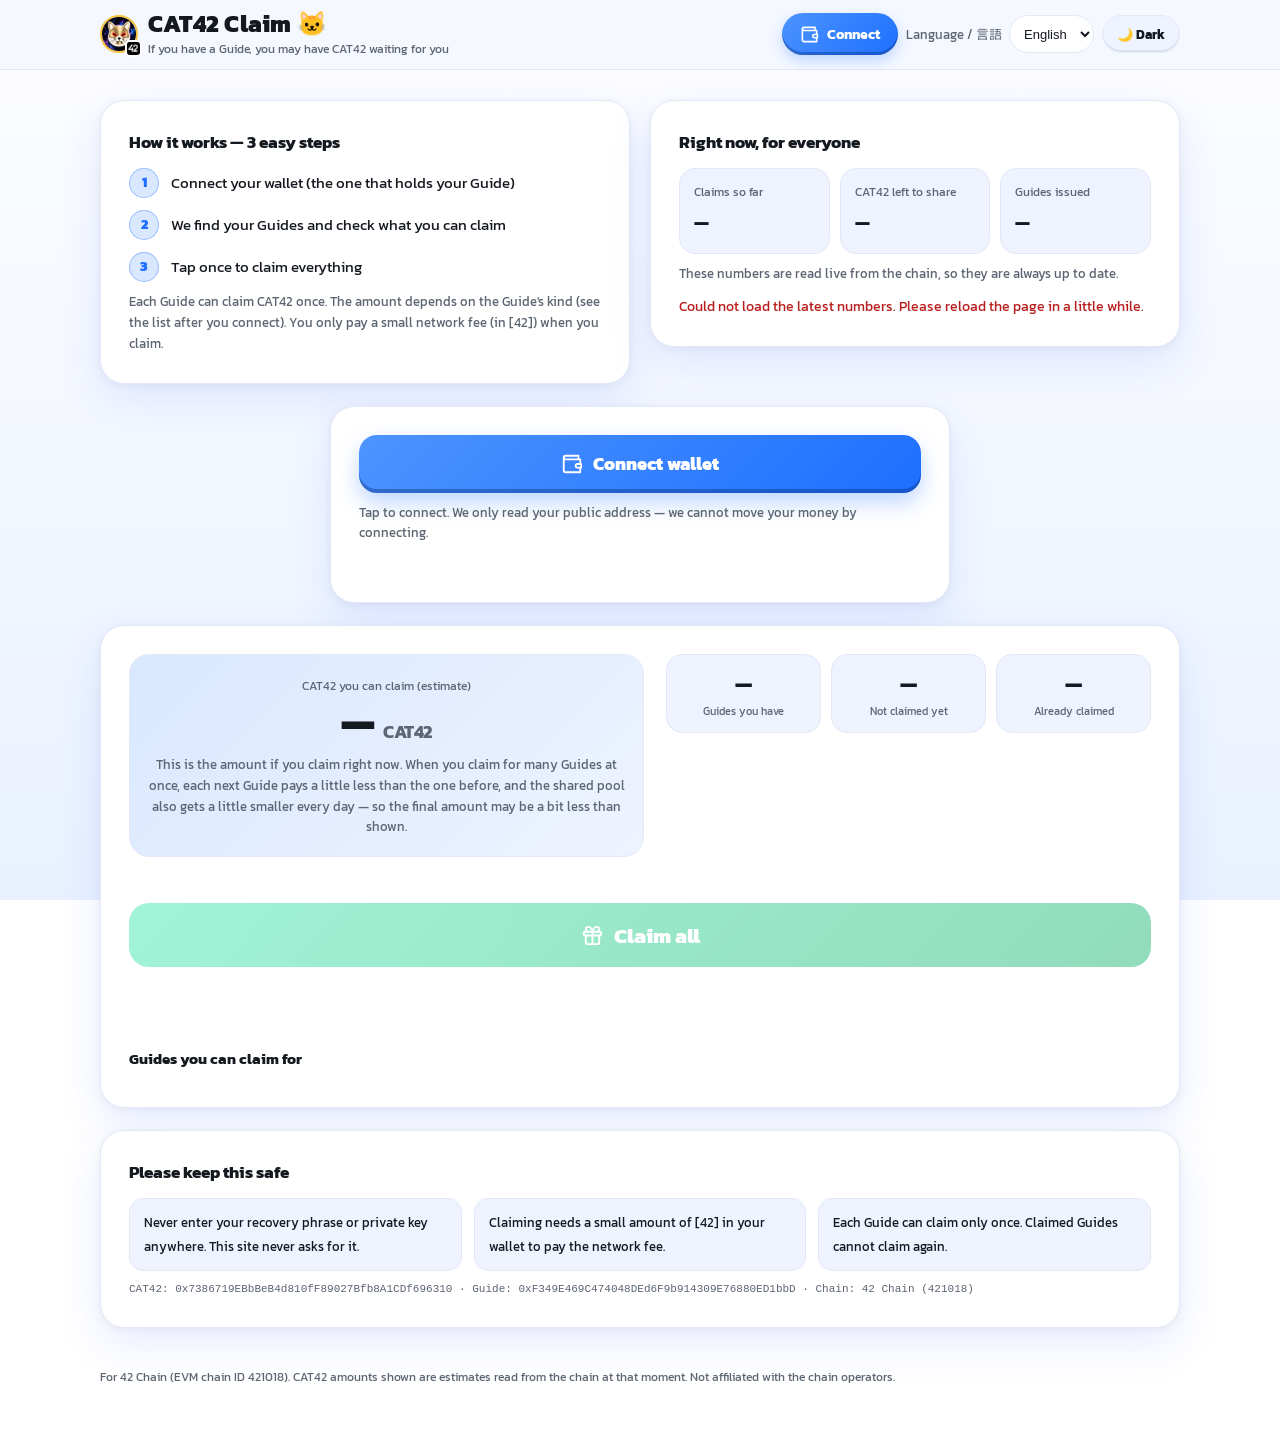
<file: docs/index.html>
<!DOCTYPE html>
<html lang="en">
<head>
<meta charset="utf-8">
<meta name="viewport" content="width=device-width, initial-scale=1">
<title>CAT42 Claim — for Guide holders</title>
<meta name="description" content="Claim CAT42 for your Guide NFTs on 42 Chain. One tap claims everything you have not claimed yet.">
<script>(function(){try{document.documentElement.dataset.theme=localStorage.getItem("guppy-theme")==="dark"?"dark":"light";}catch(e){document.documentElement.dataset.theme="light";}})();</script>
<link rel="stylesheet" href="style.css">
<link rel="icon" type="image/png" href="favicon.png">
<link rel="apple-touch-icon" href="apple-touch-icon.png">
<script>
(function () {
  var lang = null;
  try { lang = localStorage.getItem("cat42claim_lang"); } catch (e) {}
  location.replace((lang === "ja" ? "ja.html" : "en.html") + location.search + location.hash);
})();
</script>
</head>
<body>
<header>
  <h1>🐱 CAT42 Claim</h1>
  <p class="sub">Choose your language / 言語を選んでください</p>
  <p class="sub"><a href="en.html">English</a> ・ <a href="ja.html">日本語</a></p>
  <noscript><p class="sub">JavaScript is disabled — please use the links above. / JavaScript が無効です。上のリンクからお進みください。</p></noscript>
</header>
</body>
</html>
</file>
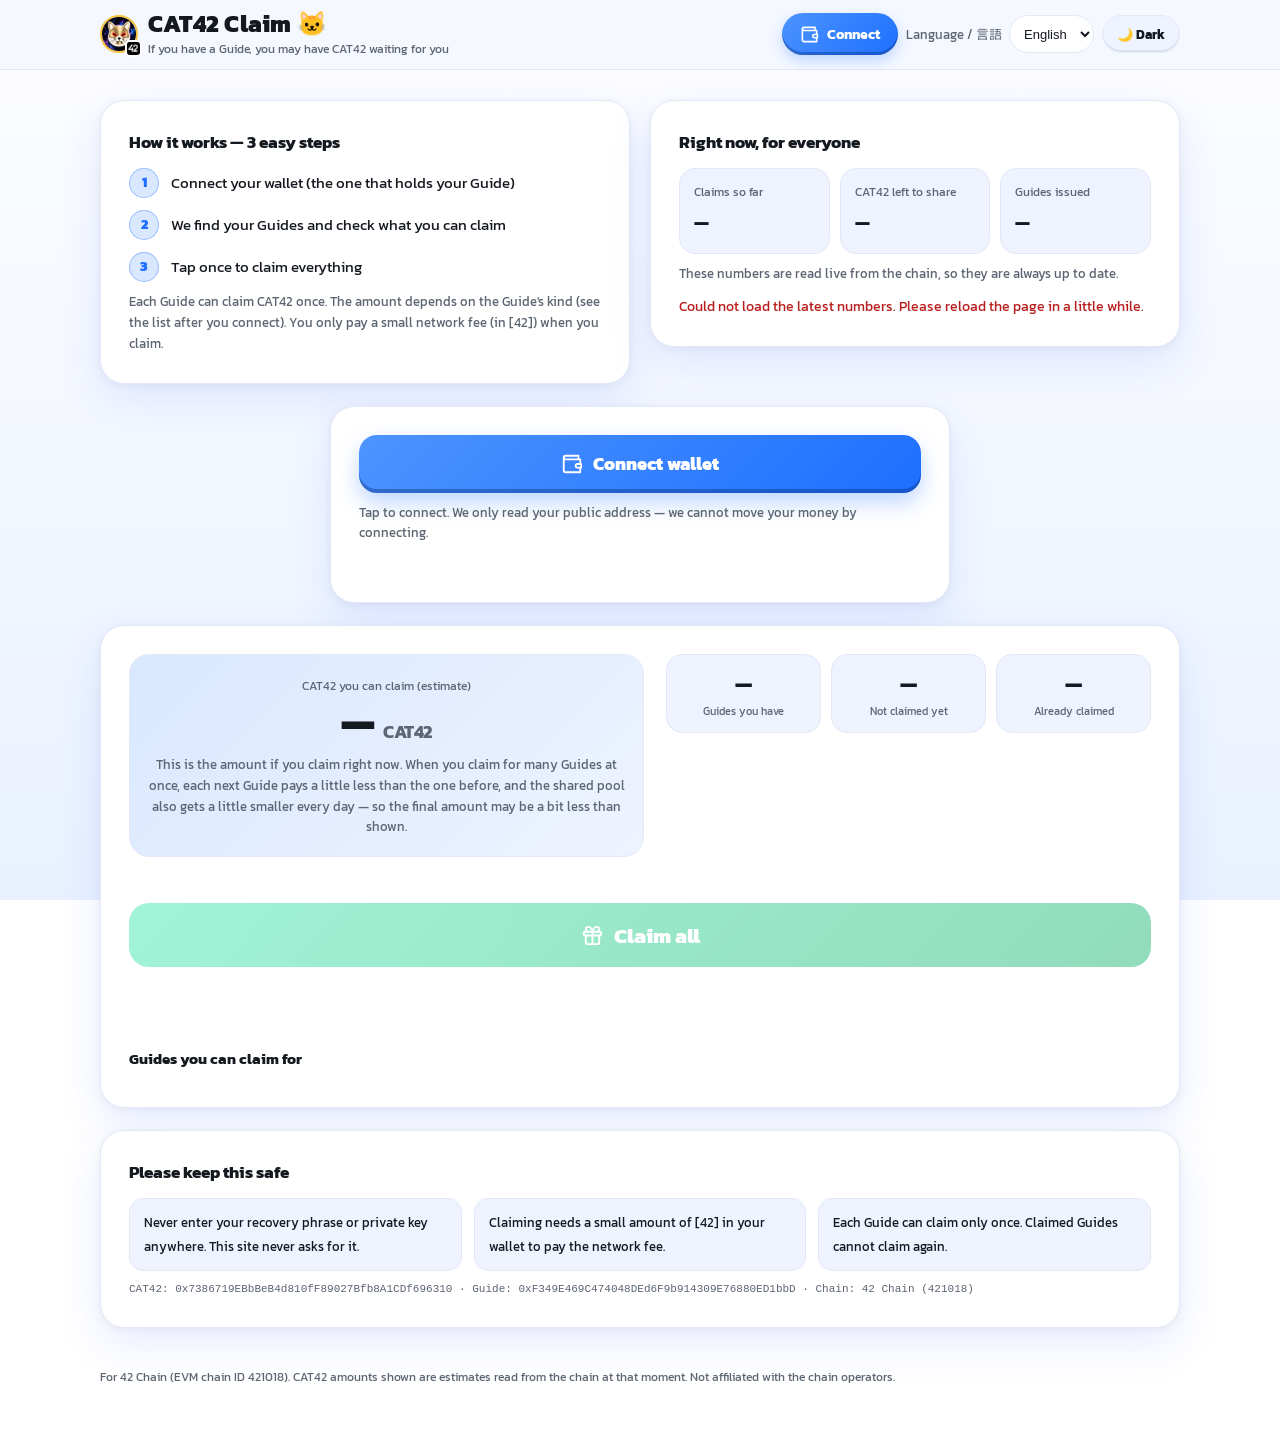
<file: docs/en.html>
<!DOCTYPE html>
<html lang="en">
<head>
<meta charset="utf-8">
<meta name="viewport" content="width=device-width, initial-scale=1">
<title>CAT42 Claim — for Guide holders</title>
<meta name="description" content="Claim CAT42 for your Guide NFTs on 42 Chain. One tap claims everything you have not claimed yet.">
<script>(function(){try{document.documentElement.dataset.theme=localStorage.getItem("guppy-theme")==="dark"?"dark":"light";}catch(e){document.documentElement.dataset.theme="light";}})();</script>
<link rel="preconnect" href="https://fonts.googleapis.com">
<link rel="preconnect" href="https://fonts.gstatic.com" crossorigin>
<link href="https://fonts.googleapis.com/css2?family=Kanit:wght@500;600;700;800&family=M+PLUS+Rounded+1c:wght@500;700;800&display=swap" rel="stylesheet">
<link rel="stylesheet" href="style.css?v=6">
<link rel="icon" type="image/png" href="favicon.png">
<link rel="apple-touch-icon" href="apple-touch-icon.png">
</head>
<body>
<header>
  <div class="header-in">
    <div class="brand">
        <span class="brand-mark">
          <img id="tokenIcon" src="cat42-icon.jpg" alt="CAT42" width="44" height="44">
          <span class="brand-emoji" id="tokenFallback" hidden>🐱</span>
          <img class="chain-badge" src="logo42.png" alt="42 Chain" width="18" height="18">
        </span>
        <div>
          <h1 id="pageTitle">CAT42 Claim</h1>
          <p class="sub" id="pageSub">For Guide holders</p>
        </div>
      </div>
    <button type="button" id="headerConnectBtn" class="header-connect">Connect</button>
    <span class="lang-switch"><label><span id="langLabel">Language / 言語</span> <select id="langSel"><option value="en" selected>English</option><option value="ja">日本語</option></select></label></span>
    <button type="button" id="themeToggle" class="theme-toggle" aria-label="Toggle background theme"></button>
  </div>
</header>

<main>
  <!-- How it works -->
  <section class="panel" id="howPanel">
    <h2 id="howTitle">How it works</h2>
    <ol class="steps">
      <li id="step1">Connect your wallet</li>
      <li id="step2">We find your Guides</li>
      <li id="step3">Tap once to claim</li>
    </ol>
    <p class="note" id="howNote"></p>
  </section>

  <!-- Global stats (no wallet needed) -->
  <section class="panel" id="statsPanel">
    <h2 id="statsTitle">Right now</h2>
    <div class="info-grid">
      <div class="info-card">
        <div class="i-label" id="statClaimsLabel">Claims so far</div>
        <div class="i-value" id="statClaims">—</div>
      </div>
      <div class="info-card">
        <div class="i-label" id="statVaultLabel">CAT42 left to share</div>
        <div class="i-value" id="statVault">—</div>
      </div>
      <div class="info-card">
        <div class="i-label" id="statGuidesLabel">Guides issued</div>
        <div class="i-value" id="statGuides">—</div>
      </div>
    </div>
    <p class="note" id="statsNote"></p>
    <p class="result" id="statsError" role="status"></p>
  </section>

  <!-- No wallet notice -->
  <section class="panel warn" id="noWalletPanel" hidden>
    <h2 id="noWalletTitle">You need a wallet app</h2>
    <p id="noWalletText"></p>
  </section>

  <!-- Connect -->
  <section class="panel" id="connectPanel">
    <div id="connectBox">
      <button type="button" id="connectBtn" class="big-btn">Connect wallet</button>
      <p class="note" id="connectNote"></p>
    </div>
    <div id="accountBox" hidden>
      <div class="i-label" id="yourWalletLabel">Your wallet</div>
      <div class="mono" id="walletAddr">—</div>
      <div class="row">
        <span class="note" id="catBalanceLine"></span>
      </div>
      <div class="row">
        <button type="button" id="rescanBtn" class="small-btn">Check again</button>
        <button type="button" id="switchChainBtn" class="small-btn" hidden>Switch to 42 Chain</button>
        <button type="button" id="disconnectOpenBtn" class="small-btn danger">Disconnect</button>
      </div>
    </div>
    <p class="result" id="connectResult" role="status"></p>
  </section>

  <!-- Main claim panel -->
  <section class="panel" id="mainPanel" hidden>
    <div class="total-box">
      <div class="i-label" id="totalLabel">CAT42 you can claim</div>
      <div class="total-value"><span id="totalAmount">—</span> <span class="unit">CAT42</span></div>
      <p class="note" id="totalNote"></p>
    </div>

    <div class="counts">
      <div class="count"><span class="count-num" id="ownedCount">—</span><span class="count-label" id="ownedLabel">Guides you have</span></div>
      <div class="count"><span class="count-num" id="unclaimedCount">—</span><span class="count-label" id="unclaimedLabel">Not claimed yet</span></div>
      <div class="count"><span class="count-num" id="claimedCount">—</span><span class="count-label" id="claimedLabel">Already claimed</span></div>
    </div>

    <p class="note warn-note" id="mismatchNote" hidden></p>
    <p class="progress" id="scanProgress" role="status"></p>

    <button type="button" id="claimBtn" class="big-btn claim" disabled>Claim all</button>
    <p class="progress" id="claimProgress" role="status"></p>
    <div id="claimResult" class="result" role="status"></div>

    <h3 id="unclaimedTitle">Guides you can claim for</h3>
    <div id="unclaimedList"></div>
    <p class="note" id="emptyListText" hidden></p>

    <details id="claimedDetails" hidden>
      <summary id="claimedSummary">Already claimed</summary>
      <div id="claimedList"></div>
    </details>
  </section>

  <!-- Safety -->
  <section class="panel safety-panel">
    <h2 id="safeTitle">Please keep this safe</h2>
    <ul class="notes">
      <li id="safe1"></li>
      <li id="safe2"></li>
      <li id="safe3"></li>
    </ul>
    <p class="note mono-small" id="contractLine"></p>
  </section>
</main>

<dialog id="connDlg" class="conn-dlg">
  <h3 id="connectedTitle">Wallet connected</h3>
  <p class="mono conn-addr" id="connAddr">—</p>
  <div class="conn-dlg-btns">
    <button type="button" id="disconnectBtn" class="small-btn danger">Disconnect</button>
    <button type="button" id="connClose" class="small-btn">Close</button>
  </div>
</dialog>

<footer>
  <p id="footerText"></p>
</footer>

<script src="app.js?v=9"></script>
<script>
(function(){
  var btn=document.getElementById("themeToggle");
  if(!btn)return;
  var ja=(document.documentElement.lang||"").indexOf("ja")===0;
  function label(){var d=document.documentElement.dataset.theme==="dark";btn.textContent=d?(ja?"\u2600\uFE0F \u767D\u80CC\u666F":"\u2600\uFE0F Light"):(ja?"\uD83C\uDF19 \u9ED2\u80CC\u666F":"\uD83C\uDF19 Dark");}
  label();
  btn.addEventListener("click",function(){var next=document.documentElement.dataset.theme==="dark"?"light":"dark";document.documentElement.dataset.theme=next;try{localStorage.setItem("guppy-theme",next);}catch(e){}label();});
})();
</script>

<script>
(function(){
  var hb=document.getElementById("headerConnectBtn");
  if(!hb)return;
  var def=hb.textContent;
  var cb=document.getElementById("connectBtn"),cbox=document.getElementById("connectBox"),abox=document.getElementById("accountBox"),wa=document.getElementById("walletAddr");
  function short(a){a=(a||"").trim();return a.length>10?a.slice(0,6)+"\u2026"+a.slice(-4):a;}
  function sync(){
    var connected=!!(abox&&!abox.hidden&&wa&&wa.textContent.indexOf("0x")===0);
    if(connected){hb.textContent=short(wa.textContent);hb.classList.add("connected");}
    else{hb.textContent=def;hb.classList.remove("connected");}
  }
  hb.addEventListener("click",function(){
    if(abox&&!abox.hidden){if(window.__cat42OpenConnDialog){window.__cat42OpenConnDialog();}else{var p=document.getElementById("connectPanel");if(p)p.scrollIntoView({behavior:"smooth",block:"center"});}}
    else if(cb){cb.click();}
  });
  if(window.MutationObserver){
    var mo=new MutationObserver(sync);
    [cbox,abox].forEach(function(el){if(el)mo.observe(el,{attributes:true,attributeFilter:["hidden"]});});
    if(wa)mo.observe(wa,{childList:true,characterData:true,subtree:true});
  }
  sync();
})();
</script>
</body>
</html>
</file>
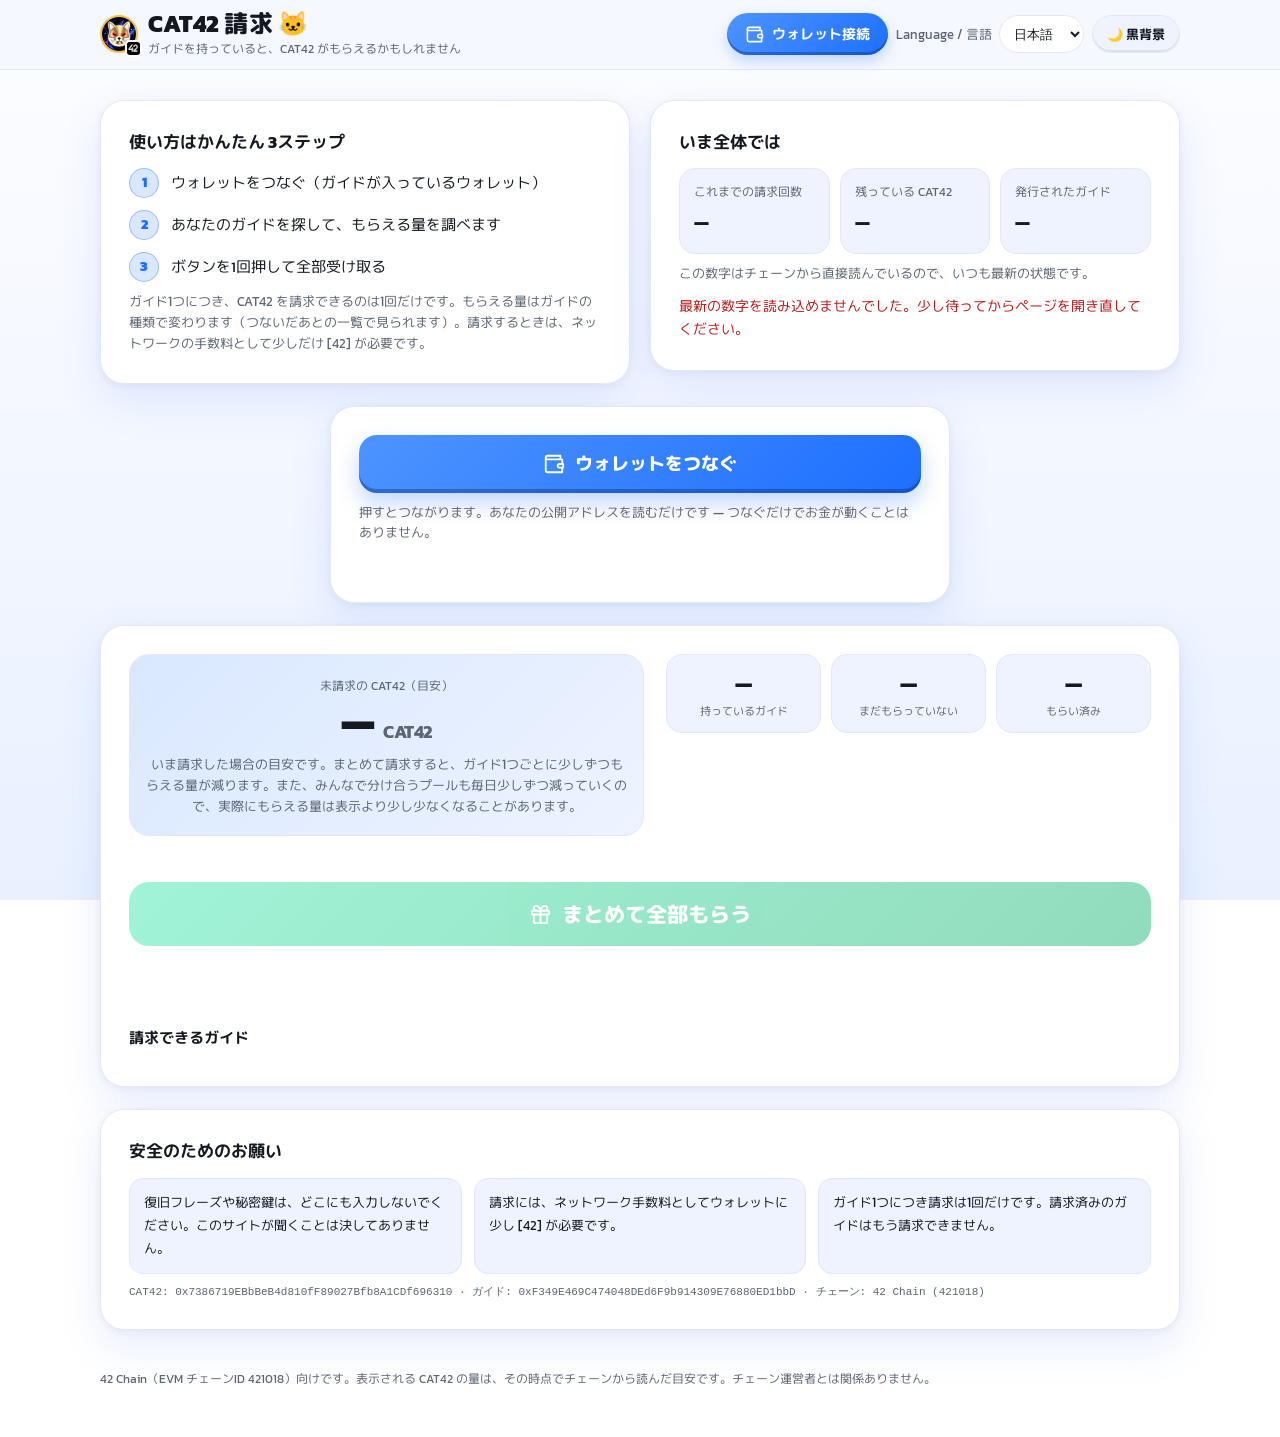
<file: docs/ja.html>
<!DOCTYPE html>
<html lang="ja">
<head>
<meta charset="utf-8">
<meta name="viewport" content="width=device-width, initial-scale=1">
<title>CAT42 請求 — ガイドを持っている方へ</title>
<meta name="description" content="42 Chain のガイド NFT で CAT42 を請求できます。未請求分をワンタップでまとめて受け取れます。">
<script>(function(){try{document.documentElement.dataset.theme=localStorage.getItem("guppy-theme")==="dark"?"dark":"light";}catch(e){document.documentElement.dataset.theme="light";}})();</script>
<link rel="preconnect" href="https://fonts.googleapis.com">
<link rel="preconnect" href="https://fonts.gstatic.com" crossorigin>
<link href="https://fonts.googleapis.com/css2?family=Kanit:wght@500;600;700;800&family=M+PLUS+Rounded+1c:wght@500;700;800&display=swap" rel="stylesheet">
<link rel="stylesheet" href="style.css?v=6">
<link rel="icon" type="image/png" href="favicon.png">
<link rel="apple-touch-icon" href="apple-touch-icon.png">
</head>
<body>
<header>
  <div class="header-in">
    <div class="brand">
        <span class="brand-mark">
          <img id="tokenIcon" src="cat42-icon.jpg" alt="CAT42" width="44" height="44">
          <span class="brand-emoji" id="tokenFallback" hidden>🐱</span>
          <img class="chain-badge" src="logo42.png" alt="42 Chain" width="18" height="18">
        </span>
        <div>
          <h1 id="pageTitle">CAT42 Claim</h1>
          <p class="sub" id="pageSub">For Guide holders</p>
        </div>
      </div>
    <button type="button" id="headerConnectBtn" class="header-connect">ウォレット接続</button>
    <span class="lang-switch"><label><span id="langLabel">Language / 言語</span> <select id="langSel"><option value="en">English</option><option value="ja" selected>日本語</option></select></label></span>
    <button type="button" id="themeToggle" class="theme-toggle" aria-label="Toggle background theme"></button>
  </div>
</header>

<main>
  <!-- How it works -->
  <section class="panel" id="howPanel">
    <h2 id="howTitle">How it works</h2>
    <ol class="steps">
      <li id="step1">Connect your wallet</li>
      <li id="step2">We find your Guides</li>
      <li id="step3">Tap once to claim</li>
    </ol>
    <p class="note" id="howNote"></p>
  </section>

  <!-- Global stats (no wallet needed) -->
  <section class="panel" id="statsPanel">
    <h2 id="statsTitle">Right now</h2>
    <div class="info-grid">
      <div class="info-card">
        <div class="i-label" id="statClaimsLabel">Claims so far</div>
        <div class="i-value" id="statClaims">—</div>
      </div>
      <div class="info-card">
        <div class="i-label" id="statVaultLabel">CAT42 left to share</div>
        <div class="i-value" id="statVault">—</div>
      </div>
      <div class="info-card">
        <div class="i-label" id="statGuidesLabel">Guides issued</div>
        <div class="i-value" id="statGuides">—</div>
      </div>
    </div>
    <p class="note" id="statsNote"></p>
    <p class="result" id="statsError" role="status"></p>
  </section>

  <!-- No wallet notice -->
  <section class="panel warn" id="noWalletPanel" hidden>
    <h2 id="noWalletTitle">You need a wallet app</h2>
    <p id="noWalletText"></p>
  </section>

  <!-- Connect -->
  <section class="panel" id="connectPanel">
    <div id="connectBox">
      <button type="button" id="connectBtn" class="big-btn">Connect wallet</button>
      <p class="note" id="connectNote"></p>
    </div>
    <div id="accountBox" hidden>
      <div class="i-label" id="yourWalletLabel">Your wallet</div>
      <div class="mono" id="walletAddr">—</div>
      <div class="row">
        <span class="note" id="catBalanceLine"></span>
      </div>
      <div class="row">
        <button type="button" id="rescanBtn" class="small-btn">Check again</button>
        <button type="button" id="switchChainBtn" class="small-btn" hidden>Switch to 42 Chain</button>
        <button type="button" id="disconnectOpenBtn" class="small-btn danger">接続を解除</button>
      </div>
    </div>
    <p class="result" id="connectResult" role="status"></p>
  </section>

  <!-- Main claim panel -->
  <section class="panel" id="mainPanel" hidden>
    <div class="total-box">
      <div class="i-label" id="totalLabel">CAT42 you can claim</div>
      <div class="total-value"><span id="totalAmount">—</span> <span class="unit">CAT42</span></div>
      <p class="note" id="totalNote"></p>
    </div>

    <div class="counts">
      <div class="count"><span class="count-num" id="ownedCount">—</span><span class="count-label" id="ownedLabel">Guides you have</span></div>
      <div class="count"><span class="count-num" id="unclaimedCount">—</span><span class="count-label" id="unclaimedLabel">Not claimed yet</span></div>
      <div class="count"><span class="count-num" id="claimedCount">—</span><span class="count-label" id="claimedLabel">Already claimed</span></div>
    </div>

    <p class="note warn-note" id="mismatchNote" hidden></p>
    <p class="progress" id="scanProgress" role="status"></p>

    <button type="button" id="claimBtn" class="big-btn claim" disabled>Claim all</button>
    <p class="progress" id="claimProgress" role="status"></p>
    <div id="claimResult" class="result" role="status"></div>

    <h3 id="unclaimedTitle">Guides you can claim for</h3>
    <div id="unclaimedList"></div>
    <p class="note" id="emptyListText" hidden></p>

    <details id="claimedDetails" hidden>
      <summary id="claimedSummary">Already claimed</summary>
      <div id="claimedList"></div>
    </details>
  </section>

  <!-- Safety -->
  <section class="panel safety-panel">
    <h2 id="safeTitle">Please keep this safe</h2>
    <ul class="notes">
      <li id="safe1"></li>
      <li id="safe2"></li>
      <li id="safe3"></li>
    </ul>
    <p class="note mono-small" id="contractLine"></p>
  </section>
</main>

<dialog id="connDlg" class="conn-dlg">
  <h3 id="connectedTitle">ウォレット接続中</h3>
  <p class="mono conn-addr" id="connAddr">—</p>
  <div class="conn-dlg-btns">
    <button type="button" id="disconnectBtn" class="small-btn danger">接続を解除</button>
    <button type="button" id="connClose" class="small-btn">閉じる</button>
  </div>
</dialog>

<footer>
  <p id="footerText"></p>
</footer>

<script src="app.js?v=9"></script>
<script>
(function(){
  var btn=document.getElementById("themeToggle");
  if(!btn)return;
  var ja=(document.documentElement.lang||"").indexOf("ja")===0;
  function label(){var d=document.documentElement.dataset.theme==="dark";btn.textContent=d?(ja?"\u2600\uFE0F \u767D\u80CC\u666F":"\u2600\uFE0F Light"):(ja?"\uD83C\uDF19 \u9ED2\u80CC\u666F":"\uD83C\uDF19 Dark");}
  label();
  btn.addEventListener("click",function(){var next=document.documentElement.dataset.theme==="dark"?"light":"dark";document.documentElement.dataset.theme=next;try{localStorage.setItem("guppy-theme",next);}catch(e){}label();});
})();
</script>

<script>
(function(){
  var hb=document.getElementById("headerConnectBtn");
  if(!hb)return;
  var def=hb.textContent;
  var cb=document.getElementById("connectBtn"),cbox=document.getElementById("connectBox"),abox=document.getElementById("accountBox"),wa=document.getElementById("walletAddr");
  function short(a){a=(a||"").trim();return a.length>10?a.slice(0,6)+"\u2026"+a.slice(-4):a;}
  function sync(){
    var connected=!!(abox&&!abox.hidden&&wa&&wa.textContent.indexOf("0x")===0);
    if(connected){hb.textContent=short(wa.textContent);hb.classList.add("connected");}
    else{hb.textContent=def;hb.classList.remove("connected");}
  }
  hb.addEventListener("click",function(){
    if(abox&&!abox.hidden){if(window.__cat42OpenConnDialog){window.__cat42OpenConnDialog();}else{var p=document.getElementById("connectPanel");if(p)p.scrollIntoView({behavior:"smooth",block:"center"});}}
    else if(cb){cb.click();}
  });
  if(window.MutationObserver){
    var mo=new MutationObserver(sync);
    [cbox,abox].forEach(function(el){if(el)mo.observe(el,{attributes:true,attributeFilter:["hidden"]});});
    if(wa)mo.observe(wa,{childList:true,characterData:true,subtree:true});
  }
  sync();
})();
</script>
</body>
</html>
</file>
<file: docs/style.css>
/* CAT42 Claim — Uniswap/PancakeSwap-style mobile card UI (2026-11-18).
   Round 2 (same day): rounded typefaces (Kanit for Latin/digits,
   M PLUS Rounded 1c for Japanese), vivid saturated accents, and
   PancakeSwap-style press-down 3D buttons with soft card shadows.
   Display layer only: every selector the app relies on is preserved,
   the white/black theme variables and the desktop grid placements are
   unchanged in behaviour. */
:root, :root[data-theme="light"] { --bg:#f4f7ff; --card:#ffffff; --text:#14181f; --muted:#5c6572; --line:#e2e8f6; --input-bg:#ffffff; --chip:#eef3ff; --accent:#1e6fff; --accent-soft:#d9e8ff; --green:#0bb068; --orange:#f06400; --shadow:0 16px 44px rgba(64,105,255,.12), 0 2px 8px rgba(16,24,40,.05); --warn-bg:#fff5f5; --warn-line:#f3c2c2; --warn-note-bg:#fff7ed; --warn-note-line:#fed7aa; --warn-note-text:#9a3412; --err:#b91c1c; --ok:#0a8a4d; }
:root[data-theme="dark"] { --bg:#000000; --card:#121316; --text:#f2f3f5; --muted:#9aa1ab; --line:#26282e; --input-bg:#0a0a0b; --chip:#1b1d21; --accent:#4d8dff; --accent-soft:#1d2c52; --green:#2bd98a; --orange:#ff8a3d; --shadow:none; --warn-bg:#2a1518; --warn-line:#5b2b31; --warn-note-bg:#2a1d12; --warn-note-line:#6b4423; --warn-note-text:#fdba74; --err:#fca5a5; --ok:#4ade80; }
* { box-sizing: border-box; }
body { margin: 0; font-family: "Kanit", "M PLUS Rounded 1c", -apple-system, "Hiragino Maru Gothic ProN", "Hiragino Sans", "Noto Sans JP", sans-serif; background: linear-gradient(180deg, #fdfdff 0%, #e9f1ff 100%); background-attachment: fixed; color: var(--text); line-height: 1.6; -webkit-font-smoothing: antialiased; }
:root[data-theme="dark"] body { background: #000000; }
button { font-family: inherit; }
button:focus-visible, select:focus-visible, summary:focus-visible { outline: 2px solid var(--accent); outline-offset: 2px; }

/* ---------- header: brand left, Connect + controls right ---------- */
header { position: sticky; top: 0; z-index: 20; background: color-mix(in srgb, var(--bg) 88%, transparent); backdrop-filter: blur(10px); -webkit-backdrop-filter: blur(10px); border-bottom: 1px solid var(--line); }
header > .header-in { max-width: 1120px; margin: 0 auto; padding: 10px 20px; display: flex; align-items: center; gap: 8px; }
.brand { display: flex; align-items: center; gap: 10px; min-width: 0; }
.brand img { width: 38px; height: 38px; border-radius: 50%; background: #fff; border: 2px solid #f5c542; object-fit: cover; }
/* 42 Chain badge on the token icon's corner (the network-badge pattern). */
.brand-mark { position: relative; flex: none; display: inline-flex; }
.brand-mark .chain-badge { position: absolute; right: -4px; bottom: -4px; width: 17px; height: 17px; border-radius: 5px; border: 2px solid var(--card); background: #000; object-fit: cover; }
.brand-emoji { font-size: 32px; }
h1 { font-size: 21px; margin: 0; line-height: 1.2; white-space: nowrap; font-weight: 800; letter-spacing: .01em; }
.sub { color: var(--muted); margin: 1px 0 0; font-size: 12px; white-space: nowrap; }
.header-connect { margin-left: auto; background: linear-gradient(135deg, #4d94ff, #1e6fff); color: #fff; border: 0; border-radius: 999px; padding: 10px 18px; font-size: 14px; font-weight: 700; cursor: pointer; min-height: 42px; white-space: nowrap; display: inline-flex; align-items: center; gap: 8px; box-shadow: inset 0 -3px 0 rgba(0,35,110,.35), 0 6px 14px rgba(30,111,255,.25); }
.header-connect::before { content: ""; flex: none; width: 19px; height: 19px; background: url("data:image/svg+xml,%3Csvg xmlns='http://www.w3.org/2000/svg' viewBox='0 0 24 24' fill='none' stroke='white' stroke-width='2' stroke-linecap='round' stroke-linejoin='round'%3E%3Cpath d='M21 12V7H5a2 2 0 0 1 0-4h14v4'/%3E%3Cpath d='M3 5v14a2 2 0 0 0 2 2h16v-5'/%3E%3Cpath d='M18 12a2 2 0 0 0 0 4h4v-4Z'/%3E%3C/svg%3E") center / contain no-repeat; }
.header-connect:active { transform: translateY(1px); box-shadow: inset 0 -1px 0 rgba(0,35,110,.35), 0 3px 8px rgba(30,111,255,.22); }
.header-connect.connected { background: var(--chip); color: var(--text); border: 1px solid var(--line); box-shadow: none; font-family: ui-monospace, monospace; font-size: 13px; }
.header-connect.connected::before { width: 9px; height: 9px; border-radius: 50%; background: var(--green); }
.lang-switch { font-size: 13px; color: var(--muted); }
.lang-switch select { margin-left: 4px; background: var(--input-bg); color: var(--text); border: 1px solid var(--line); border-radius: 999px; padding: 8px 10px; font-size: 13px; min-height: 38px; }
.theme-toggle { background: var(--chip); color: var(--text); border: 1px solid var(--line); border-radius: 999px; padding: 8px 14px; font-size: 13px; font-weight: 700; cursor: pointer; min-height: 38px; white-space: nowrap; box-shadow: inset 0 -2px 0 rgba(16,24,40,.08); }
.theme-toggle:active { transform: translateY(1px); box-shadow: inset 0 -1px 0 rgba(16,24,40,.08); }

/* ---------- cards ---------- */
main { max-width: 1120px; margin: 0 auto; padding: 8px 20px; }
.panel { background: var(--card); border: 1px solid var(--line); border-radius: 24px; padding: 24px; margin: 18px 0 0; box-shadow: var(--shadow); }
.panel.warn { background: var(--warn-bg); border-color: var(--warn-line); }
.panel h2 { font-size: 17px; margin: 0 0 12px; }
.panel h3 { font-size: 15px; margin: 20px 0 8px; }
.steps { margin: 0; padding: 0; list-style: none; counter-reset: step; display: grid; gap: 12px; }
.steps li { counter-increment: step; display: flex; align-items: center; gap: 12px; font-size: 15px; }
.steps li::before { content: counter(step); flex: none; width: 28px; height: 28px; border-radius: 50%; background: var(--accent-soft); border: 1px solid color-mix(in srgb, var(--accent) 35%, transparent); color: var(--accent); font-weight: 800; font-size: 14px; display: flex; align-items: center; justify-content: center; }
.note { color: var(--muted); font-size: 13px; line-height: 1.6; margin: 10px 0 0; }
.warn-note { color: var(--warn-note-text); background: var(--warn-note-bg); border: 1px solid var(--warn-note-line); border-radius: 14px; padding: 12px 14px; }
.info-grid { display: grid; grid-template-columns: repeat(auto-fit, minmax(150px, 1fr)); gap: 10px; }
.info-card { background: var(--chip); border: 1px solid var(--line); border-radius: 16px; padding: 14px; }
.i-label { font-size: 12px; color: var(--muted); margin-bottom: 6px; }
.i-value { font-size: 19px; font-weight: 800; word-break: break-word; }

/* ---------- buttons ---------- */
.big-btn { display: flex; align-items: center; justify-content: center; gap: 10px; width: 100%; background: linear-gradient(135deg, #4d94ff, #1e6fff); color: #fff; border: 0; border-radius: 18px; padding: 12px 16px; font-size: 18px; font-weight: 800; cursor: pointer; min-height: 58px; box-shadow: inset 0 -4px 0 rgba(0,35,110,.35), 0 10px 22px rgba(30,111,255,.28); transition: transform .06s ease, box-shadow .06s ease; }
.big-btn:active { transform: translateY(2px); box-shadow: inset 0 -2px 0 rgba(0,35,110,.35), 0 5px 12px rgba(30,111,255,.22); }
.big-btn:disabled { opacity: .45; cursor: default; box-shadow: none; }
.big-btn.claim { background: linear-gradient(135deg, #2ee6a8, #0bb068); font-size: 20px; min-height: 64px; border-radius: 20px; box-shadow: inset 0 -4px 0 rgba(0,80,50,.38), 0 10px 22px rgba(11,176,104,.30); }
.big-btn.claim:active { box-shadow: inset 0 -2px 0 rgba(0,80,50,.38), 0 5px 12px rgba(11,176,104,.24); }
.big-btn.claim:disabled { box-shadow: none; }
/* Icons are CSS ::before flex items, so the labels the app rewrites
   (textContent) never wipe them and they sit beside any label length. */
#connectBtn::before { content: ""; flex: none; width: 22px; height: 22px; background: url("data:image/svg+xml,%3Csvg xmlns='http://www.w3.org/2000/svg' viewBox='0 0 24 24' fill='none' stroke='white' stroke-width='2' stroke-linecap='round' stroke-linejoin='round'%3E%3Cpath d='M21 12V7H5a2 2 0 0 1 0-4h14v4'/%3E%3Cpath d='M3 5v14a2 2 0 0 0 2 2h16v-5'/%3E%3Cpath d='M18 12a2 2 0 0 0 0 4h4v-4Z'/%3E%3C/svg%3E") center / contain no-repeat; }
#claimBtn::before { content: ""; flex: none; width: 23px; height: 23px; background: url("data:image/svg+xml,%3Csvg xmlns='http://www.w3.org/2000/svg' viewBox='0 0 24 24' fill='none' stroke='white' stroke-width='2' stroke-linecap='round' stroke-linejoin='round'%3E%3Crect x='3' y='8' width='18' height='4' rx='1'/%3E%3Cpath d='M12 8v13'/%3E%3Cpath d='M19 12v7a2 2 0 0 1-2 2H7a2 2 0 0 1-2-2v-7'/%3E%3Cpath d='M7.5 8a2.5 2.5 0 0 1 0-5C11 3 12 8 12 8s1-5 4.5-5a2.5 2.5 0 0 1 0 5'/%3E%3C/svg%3E") center / contain no-repeat; }
.small-btn { background: var(--card); color: var(--text); border: 1px solid var(--line); border-radius: 999px; padding: 10px 18px; font-size: 14px; font-weight: 600; cursor: pointer; min-height: 44px; box-shadow: inset 0 -3px 0 rgba(16,24,40,.10); transition: transform .06s ease, box-shadow .06s ease; }
.small-btn:active { transform: translateY(1px); box-shadow: inset 0 -1px 0 rgba(16,24,40,.10); }
.row { display: flex; gap: 8px; flex-wrap: wrap; align-items: center; margin-top: 12px; }
.mono { font-family: ui-monospace, monospace; font-size: 13px; word-break: break-all; }
.mono-small { font-family: ui-monospace, monospace; font-size: 11px; word-break: break-all; }

/* ---------- claim card hero ---------- */
.total-box { text-align: center; background: linear-gradient(135deg, var(--accent-soft), var(--chip)); border: 1px solid var(--line); border-radius: 20px; padding: 22px 16px 18px; }
.total-box .i-label { margin-bottom: 2px; }
.total-value { font-size: 40px; font-weight: 900; line-height: 1.15; word-break: break-word; letter-spacing: -.01em; }
.total-value .unit { font-size: 18px; font-weight: 700; color: var(--muted); }
.total-box .note { margin-top: 6px; }
.counts { display: grid; grid-template-columns: repeat(3, 1fr); gap: 10px; margin: 14px 0 6px; }
.count { background: var(--chip); border: 1px solid var(--line); border-radius: 16px; padding: 12px 6px; text-align: center; }
.count-num { display: block; font-size: 22px; font-weight: 800; }
.count-label { display: block; font-size: 11px; color: var(--muted); margin-top: 2px; line-height: 1.4; }
.progress { min-height: 20px; font-size: 14px; line-height: 1.6; color: var(--orange); margin: 10px 0 0; }
.result { min-height: 20px; font-size: 14px; line-height: 1.7; margin: 10px 0 0; word-break: break-word; }
.result.ok { color: var(--ok); }
.result.error { color: var(--err); }
.result a { color: var(--accent); }

/* ---------- guide list ---------- */
.guide-item { display: flex; justify-content: space-between; gap: 10px; align-items: center; padding: 14px 2px; border-top: 1px solid var(--line); }
.guide-item:first-child { border-top: 0; }
.guide-main { font-weight: 700; font-size: 15px; }
.guide-sub { font-size: 12px; color: var(--muted); margin-top: 2px; }
.guide-amt { font-weight: 800; text-align: right; white-space: nowrap; }
.tier-badge { display: inline-block; font-size: 11px; font-weight: 700; border-radius: 999px; padding: 2px 8px; background: #fef3c7; color: #92400e; margin-left: 6px; }
.tier-1 { background: #dbeafe; color: #1e40af; }
.tier-2 { background: #ede9fe; color: #5b21b6; }
.tier-3 { background: #fef3c7; color: #92400e; border: 1px solid #f59e0b; }
details { margin-top: 14px; }
summary { cursor: pointer; font-size: 14px; color: var(--muted); padding: 8px 0; }
.notes { color: var(--text); line-height: 1.8; font-size: 13px; padding-left: 18px; margin: 0; }
a { color: var(--accent); }
footer { max-width: 1120px; margin: 0 auto; padding: 20px 20px 36px; color: var(--muted); font-size: 12px; line-height: 1.6; }

/* Wallet dialog (same pattern as qomdex.com): full address + Disconnect. */
.conn-dlg { border: 1px solid var(--line); border-radius: 20px; background: var(--card); color: var(--text); padding: 24px; width: min(420px, calc(100vw - 40px)); box-shadow: var(--shadow); }
.conn-dlg::backdrop { background: rgba(10, 15, 30, .45); }
.conn-dlg h3 { margin: 0 0 12px; font-size: 17px; font-weight: 800; }
.conn-addr { background: var(--chip); border: 1px solid var(--line); border-radius: 12px; padding: 10px 12px; margin: 0 0 18px; }
.conn-dlg-btns { display: flex; gap: 10px; justify-content: flex-end; flex-wrap: wrap; }
.small-btn.danger { color: var(--err); border-color: var(--warn-line); }

@media (min-width: 1024px) {
  main { display: grid; grid-template-columns: 1fr 1fr; gap: 0 20px; align-items: start; }
  main .panel { margin-top: 22px; padding: 28px; }
  h1 { font-size: 24px; }
  /* Every panel gets an explicit column. Panels appear/disappear with
     wallet state (noWallet / main are hidden-toggled),
     so auto-placement must never decide where a panel lands: with
     column-only placement each panel keeps its own column track and
     full-width panels always take a whole row, in every state.
     Desktop layout (2026-11-18 addendum): the two info cards share the
     top row; the action cards take a full row but stay at a comfortable
     centered width instead of stretching; lists go multi-column. */
  #howPanel { grid-column: 1; }
  #statsPanel { grid-column: 2; }
  #noWalletPanel { grid-column: 1 / -1; }
  #connectPanel { grid-column: 1 / -1; justify-self: center; width: min(620px, 100%); }
  #mainPanel { grid-column: 1 / -1; }
  .safety-panel { grid-column: 1 / -1; }
  /* Claim card interior: hero total and counts side by side on top,
     the big claim button full width under them, Guide lists in two
     columns so long lists stay compact. */
  #mainPanel { display: flex; flex-wrap: wrap; gap: 0 22px; align-items: flex-start; }
  #mainPanel .total-box { flex: 1 1 330px; }
  #mainPanel .counts { flex: 1 1 300px; margin-top: 0; }
  #mainPanel .warn-note, #mainPanel .progress, #mainPanel .result,
  #mainPanel > h3, #mainPanel #emptyListText, #mainPanel > details { flex: 1 1 100%; }
  #claimBtn { flex: 1 1 100%; margin-top: 16px; font-size: 21px; }
  #unclaimedList, #claimedList { display: grid; grid-template-columns: 1fr 1fr; gap: 0 30px; }
  #unclaimedList .guide-item:nth-child(-n+2), #claimedList .guide-item:nth-child(-n+2) { border-top: 0; }
  .total-value { font-size: 44px; }
  /* Safety notes become three small cards in a row. */
  .safety-panel .notes { display: grid; grid-template-columns: repeat(3, 1fr); gap: 12px; padding-left: 0; list-style: none; }
  .safety-panel .notes li { background: var(--chip); border: 1px solid var(--line); border-radius: 14px; padding: 12px 14px; }
}
@media (min-width: 641px) and (max-width: 1023px) {
  /* Tablet widths: keep the single column, but cap it at a comfortable
     reading width and center it, so cards never stretch edge to edge
     and nothing can break between the phone and desktop layouts. */
  main, footer, header > .header-in { max-width: 760px; }
  .panel { padding: 26px; }
}
@media (max-width: 640px) {
  header > .header-in { padding: 10px 14px; gap: 6px; }
  main { padding: 4px 14px 8px; }
  .panel { padding: 20px 18px; border-radius: 22px; }
  h1 { font-size: 19px; }
  .sub { display: none; }
  .brand img { width: 34px; height: 34px; }
  .lang-switch #langLabel { display: none; }
  .lang-switch select { margin-left: 0; padding: 8px 6px; }
  .theme-toggle { padding: 8px 10px; }
  .header-connect { padding: 9px 14px; font-size: 13px; min-height: 40px; }
  .header-connect::before { width: 17px; height: 17px; }
  .header-connect.connected::before { width: 8px; height: 8px; }
  footer { padding-left: 16px; padding-right: 16px; }
  .total-value { font-size: 32px; }
}
</file>
